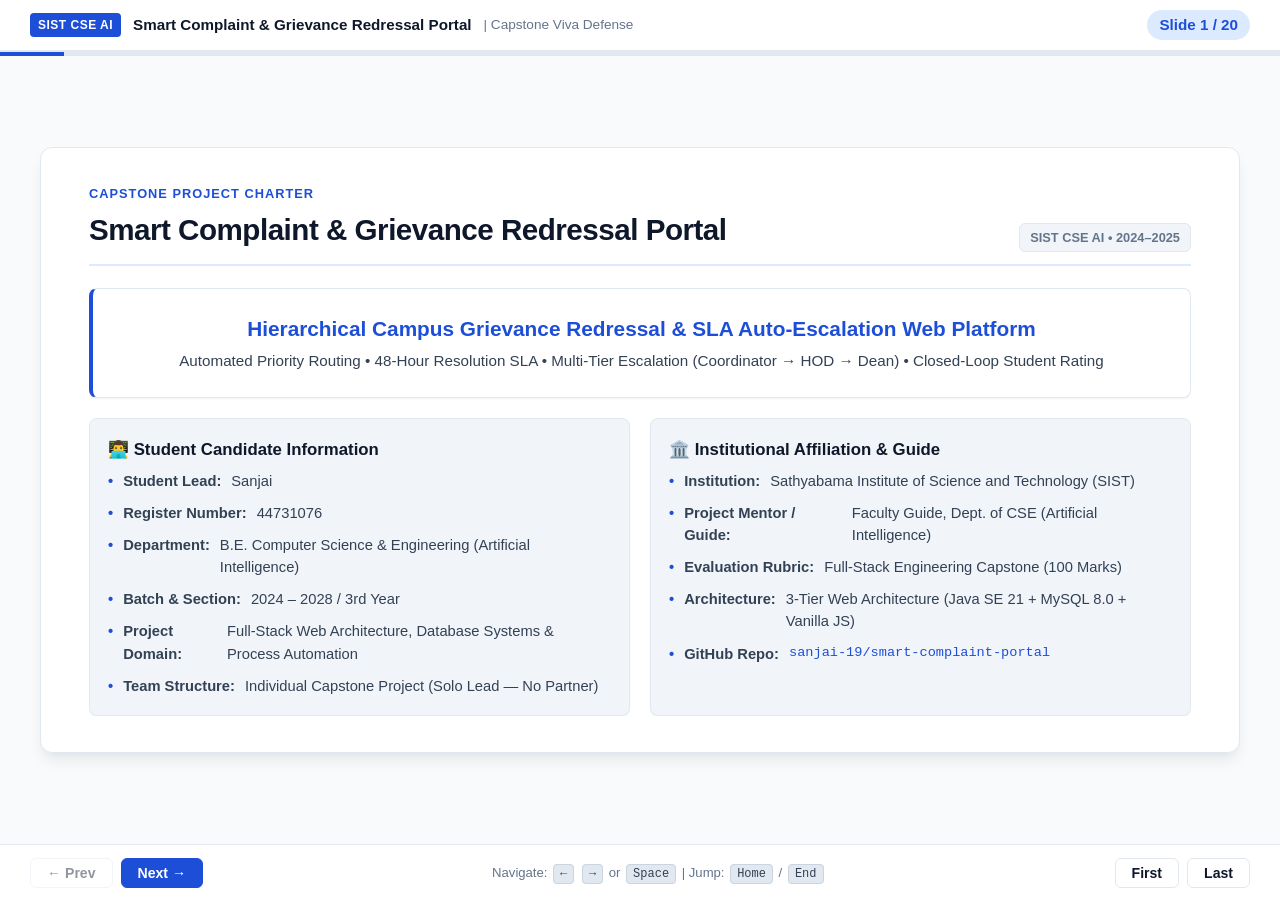
<file: presentation/presentation.html>
<!DOCTYPE html>
<html lang="en">
<head>
    <meta charset="UTF-8">
    <meta name="viewport" content="width=device-width, initial-scale=1.0">
    <title>Smart Complaint & Grievance Redressal Portal | Capstone Viva Presentation</title>
    <link rel="stylesheet" href="style.css">
</head>
<body>

    <!-- TOP BAR -->
    <header class="presentation-header">
        <div class="header-left">
            <span class="header-badge">SIST CSE AI</span>
            <span class="header-title">Smart Complaint &amp; Grievance Redressal Portal</span>
            <span class="header-sub">| Capstone Viva Defense</span>
        </div>
        <div class="header-right">
            <span class="slide-counter" id="slideCounter">Slide 1 / 20</span>
        </div>
    </header>

    <!-- PROGRESS BAR -->
    <div class="progress-container">
        <div class="progress-bar-fill" id="progressBar"></div>
    </div>

    <!-- MAIN SLIDE CONTAINER -->
    <main class="presentation-container">

        <!-- ===================================================================
             SLIDE 1: TITLE & TEAM SPECIFICATIONS
             =================================================================== -->
        <section class="slide active" data-slide="1">
            <div class="slide-header">
                <div>
                    <div class="slide-category">Capstone Project Charter</div>
                    <h1 class="slide-title">Smart Complaint &amp; Grievance Redressal Portal</h1>
                </div>
                <span class="slide-tag">SIST CSE AI • 2024–2025</span>
            </div>
            <div class="slide-body" style="justify-content: center;">
                <div class="card card-primary" style="margin-bottom: 20px; text-align: center; padding: 24px;">
                    <h3 style="color: var(--primary); font-size: 1.3rem; margin-bottom: 6px;">Hierarchical Campus Grievance Redressal &amp; SLA Auto-Escalation Web Platform</h3>
                    <p style="color: var(--text-secondary); font-size: 0.95rem;">Automated Priority Routing • 48-Hour Resolution SLA • Multi-Tier Escalation (Coordinator → HOD → Dean) • Closed-Loop Student Rating</p>
                </div>
                <div class="grid-2">
                    <div class="card card-alt">
                        <div class="card-title">👨‍💻 Student Candidate Information</div>
                        <ul class="feature-list" style="margin-top: 8px;">
                            <li><span class="bullet-icon">•</span><strong>Student Lead:</strong> Sanjai</li>
                            <li><span class="bullet-icon">•</span><strong>Register Number:</strong> 44731076</li>
                            <li><span class="bullet-icon">•</span><strong>Department:</strong> B.E. Computer Science &amp; Engineering (Artificial Intelligence)</li>
                            <li><span class="bullet-icon">•</span><strong>Batch &amp; Section:</strong> 2024 – 2028 / 3rd Year</li>
                            <li><span class="bullet-icon">•</span><strong>Project Domain:</strong> Full-Stack Web Architecture, Database Systems &amp; Process Automation</li>
                            <li><span class="bullet-icon">•</span><strong>Team Structure:</strong> Individual Capstone Project (Solo Lead — No Partner)</li>
                        </ul>
                    </div>
                    <div class="card card-alt">
                        <div class="card-title">🏛️ Institutional Affiliation &amp; Guide</div>
                        <ul class="feature-list" style="margin-top: 8px;">
                            <li><span class="bullet-icon">•</span><strong>Institution:</strong> Sathyabama Institute of Science and Technology (SIST)</li>
                            <li><span class="bullet-icon">•</span><strong>Project Mentor / Guide:</strong> Faculty Guide, Dept. of CSE (Artificial Intelligence)</li>
                            <li><span class="bullet-icon">•</span><strong>Evaluation Rubric:</strong> Full-Stack Engineering Capstone (100 Marks)</li>
                            <li><span class="bullet-icon">•</span><strong>Architecture:</strong> 3-Tier Web Architecture (Java SE 21 + MySQL 8.0 + Vanilla JS)</li>
                            <li><span class="bullet-icon">•</span><strong>GitHub Repo:</strong> <span style="font-family: var(--font-mono); font-size: 0.85rem; color: var(--primary);">sanjai-19/smart-complaint-portal</span></li>
                        </ul>
                    </div>
                </div>
            </div>
        </section>

        <!-- ===================================================================
             SLIDE 2: INTRODUCTION & DOMAIN BACKGROUND
             =================================================================== -->
        <section class="slide" data-slide="2">
            <div class="slide-header">
                <div>
                    <div class="slide-category">Phase 1: Define</div>
                    <h2 class="slide-title">Introduction &amp; Industry Domain Background</h2>
                </div>
                <span class="slide-tag">Domain Overview</span>
            </div>
            <div class="slide-body">
                <div class="grid-3" style="margin-bottom: 20px;">
                    <div class="card card-primary">
                        <div class="card-title">Campus Redressal Needs</div>
                        <p class="card-body-text">Modern higher educational institutions accommodate thousands of resident students across academic, hostel, and infrastructure facilities requiring immediate redressal.</p>
                    </div>
                    <div class="card card-warning">
                        <div class="card-title">The Role of SLAs</div>
                        <p class="card-body-text">Service Level Agreements (SLAs) establish strict resolution deadlines (e.g., 48 Hours) to replace informal, unmonitored communication with quantifiable metrics.</p>
                    </div>
                    <div class="card card-success">
                        <div class="card-title">Citizen Charters</div>
                        <p class="card-body-text">Transparent tracking, automated escalation, and mandatory satisfaction scoring empower students while establishing administrative accountability.</p>
                    </div>
                </div>
                <div class="card card-alt">
                    <div class="card-title">Key Industry Drivers for Modern Grievance Portals</div>
                    <ul class="feature-list">
                        <li><span class="bullet-icon">✓</span><strong>Shift from Physical to Digital:</strong> Eliminating physical complaint boxes in favor of real-time multi-device accessibility.</li>
                        <li><span class="bullet-icon">✓</span><strong>Zero Accountability in Email Threads:</strong> Overcoming informal emails where tickets get buried or lost with no assigned ownership.</li>
                        <li><span class="bullet-icon">✓</span><strong>Enforced Governance:</strong> Implementing systematic escalation hierarchies ensuring institutional leaders (HODs/Deans) intervene on delayed tickets.</li>
                    </ul>
                </div>
            </div>
        </section>

        <!-- ===================================================================
             SLIDE 3: PROBLEM STATEMENT & INEFFICIENCIES
             =================================================================== -->
        <section class="slide" data-slide="3">
            <div class="slide-header">
                <div>
                    <div class="slide-category">Phase 1: Define</div>
                    <h2 class="slide-title">Problem Statement &amp; Real-World Inefficiencies</h2>
                </div>
                <span class="slide-tag">Problem Analysis</span>
            </div>
            <div class="slide-body">
                <div class="card card-danger" style="margin-bottom: 18px; padding: 18px;">
                    <h4 style="color: var(--danger); margin-bottom: 6px;">Official Problem Statement</h4>
                    <p style="color: var(--text-secondary); font-size: 0.95rem;"><em>"Campus and civic grievance redressal processes are fragmented across paper complaint boxes and unmonitored emails, resulting in untracked complaint escalations, delayed resolutions, and zero accountability for administrative officers."</em></p>
                </div>
                <div class="grid-2">
                    <div class="card">
                        <div class="card-title" style="color: var(--danger);">🚨 Critical Real-World Pain Points</div>
                        <ul class="feature-list">
                            <li><span class="bullet-icon">✕</span><strong>Untracked Complaints:</strong> Grievances submitted via paper drop boxes lack reference IDs, audit trails, and timestamps.</li>
                            <li><span class="bullet-icon">✕</span><strong>Delayed Resolutions:</strong> Urgent hazards (electrical shock, water pipe burst) sit unattended for days without prioritization.</li>
                            <li><span class="bullet-icon">✕</span><strong>Zero Staff Accountability:</strong> No automated mechanism exists to trace which officer was responsible for resolving an issue.</li>
                            <li><span class="bullet-icon">✕</span><strong>Information Asymmetry:</strong> Students have no visibility into the status of their requests once dropped in a box.</li>
                        </ul>
                    </div>
                    <div class="card">
                        <div class="card-title" style="color: var(--primary);">🎯 Impact on Stakeholders</div>
                        <ul class="feature-list">
                            <li><span class="bullet-icon">•</span><strong>Students:</strong> Frustration due to unresolved living conditions and lack of communication.</li>
                            <li><span class="bullet-icon">•</span><strong>Department Coordinators:</strong> Overwhelmed with unorganized paper slips and duplicate complaints.</li>
                            <li><span class="bullet-icon">•</span><strong>HODs &amp; Deans:</strong> Blind to chronic bottlenecks until escalations explode into severe campus disruptions.</li>
                        </ul>
                    </div>
                </div>
            </div>
        </section>

        <!-- ===================================================================
             SLIDE 4: EXISTING SYSTEM & INHERENT BOTTLENECKS
             =================================================================== -->
        <section class="slide" data-slide="4">
            <div class="slide-header">
                <div>
                    <div class="slide-category">Phase 1: Define</div>
                    <h2 class="slide-title">Existing System &amp; Inherent Bottlenecks</h2>
                </div>
                <span class="slide-tag">Current vs Target</span>
            </div>
            <div class="slide-body">
                <div class="table-container" style="margin-bottom: 18px;">
                    <table class="academic-table">
                        <thead>
                            <tr>
                                <th>Workflow Dimension</th>
                                <th>Traditional / Manual System</th>
                                <th>Inherent Failure / Bottleneck</th>
                            </tr>
                        </thead>
                        <tbody>
                            <tr>
                                <td><strong>Submission Channel</strong></td>
                                <td>Physical paper drop boxes &amp; individual emails</td>
                                <td>Missing attachments, lost paper slips, unformatted text</td>
                            </tr>
                            <tr>
                                <td><strong>Priority Routing</strong></td>
                                <td>Manual FIFO (First-In, First-Out) review</td>
                                <td>Life-safety hazards treated with the same urgency as minor queries</td>
                            </tr>
                            <tr>
                                <td><strong>SLA Time Tracking</strong></td>
                                <td>None (No timers or resolution deadlines)</td>
                                <td>Tickets linger indefinitely without administrative consequences</td>
                            </tr>
                            <tr>
                                <td><strong>Escalation Path</strong></td>
                                <td>Manual word-of-mouth student complaints to HOD</td>
                                <td>HOD unaware of delays until student physically visits office</td>
                            </tr>
                            <tr>
                                <td><strong>Resolution Verification</strong></td>
                                <td>Staff self-certifies complaint as "Fixed"</td>
                                <td>False closures without student confirmation or satisfaction rating</td>
                            </tr>
                        </tbody>
                    </table>
                </div>
                <div class="card card-alt">
                    <p class="card-body-text"><strong>Root Cause Analysis:</strong> The fundamental flaw in existing campus systems is the lack of <em>automated enforcement</em>. Without automated timer tracking and forced student sign-off, accountability cannot be maintained.</p>
                </div>
            </div>
        </section>

        <!-- ===================================================================
             SLIDE 5: PROPOSED SYSTEM (OUR 3-TIER SOLUTION)
             =================================================================== -->
        <section class="slide" data-slide="5">
            <div class="slide-header">
                <div>
                    <div class="slide-category">Phase 1: Define</div>
                    <h2 class="slide-title">Proposed System: Centralized 3-Tier Solution</h2>
                </div>
                <span class="slide-tag">Architecture Overview</span>
            </div>
            <div class="slide-body">
                <div class="diagram-flow" style="margin-bottom: 20px;">
                    <div class="diagram-node">
                        <div class="diagram-node-title">Tier 1: Client Web UI</div>
                        <div class="diagram-node-sub">HTML5 • Bootstrap 5 • Fetch API<br>Live SLA Bar • 5-Star Rating Modal</div>
                    </div>
                    <div class="diagram-arrow">⇄</div>
                    <div class="diagram-node">
                        <div class="diagram-node-title">Tier 2: Java 21 Engine</div>
                        <div class="diagram-node-sub">Built-in HttpServer (:8080)<br>Priority Router • SLA Auto-Escalator</div>
                    </div>
                    <div class="diagram-arrow">⇄</div>
                    <div class="diagram-node">
                        <div class="diagram-node-title">Tier 3: MySQL 8.0</div>
                        <div class="diagram-node-sub">Relational Schema (:3306)<br>ACID Compliance • LONGTEXT Storage</div>
                    </div>
                </div>
                <div class="grid-2">
                    <div class="card card-primary">
                        <div class="card-title">Core Breakthrough Capabilities</div>
                        <ul class="feature-list">
                            <li><span class="bullet-icon">⚡</span><strong>Automated Priority Calculation:</strong> Evaluates keywords in real time to classify into High, Medium, or Low priority.</li>
                            <li><span class="bullet-icon">⏱️</span><strong>48-Hour Resolution SLA Countdown:</strong> Initiates countdown timer immediately upon submission with a color-coded visual bar.</li>
                            <li><span class="bullet-icon">🚨</span><strong>Multi-Tier Auto-Escalator:</strong> Background scheduled daemon auto-escalates unresolved tickets: Coordinator → HOD → Dean.</li>
                        </ul>
                    </div>
                    <div class="card card-success">
                        <div class="card-title">Closed-Loop Resolution Guarantee</div>
                        <ul class="feature-list">
                            <li><span class="bullet-icon">⭐</span><strong>Student Feedback Gate:</strong> Staff marks resolution as "Action Taken", but ticket <strong>cannot</strong> transition to RESOLVED without student's 1–5 star rating.</li>
                            <li><span class="bullet-icon">📸</span><strong>Visual Evidence:</strong> Photo/document attachments with client-side canvas compression for rapid uploads.</li>
                            <li><span class="bullet-icon">👥</span><strong>Role-Based Portals:</strong> Customized dashboards for Students, Coordinators, HODs, and Deans.</li>
                        </ul>
                    </div>
                </div>
            </div>
        </section>

        <!-- ===================================================================
             SLIDE 6: PROJECT OBJECTIVES (SMART GOALS)
             =================================================================== -->
        <section class="slide" data-slide="6">
            <div class="slide-header">
                <div>
                    <div class="slide-category">Phase 1: Define</div>
                    <h2 class="slide-title">Project Objectives (SMART Goals)</h2>
                </div>
                <span class="slide-tag">Engineering Goals</span>
            </div>
            <div class="slide-body">
                <div class="grid-2" style="margin-bottom: 16px;">
                    <div class="card card-primary">
                        <div class="card-title">🎯 Specific</div>
                        <p class="card-body-text">Develop a full-stack campus web portal supporting categorized grievance submissions (Hostel, Infrastructure, Academics) with photo attachments, reference IDs, and role-based workflows.</p>
                    </div>
                    <div class="card card-success">
                        <div class="card-title">📊 Measurable</div>
                        <p class="card-body-text">Enforce a strict 48-hour resolution SLA with live ticking countdowns, 100% grievance auditability, and mandatory 1–5 star student ratings prior to closure.</p>
                    </div>
                    <div class="card card-warning">
                        <div class="card-title">⚙️ Achievable</div>
                        <p class="card-body-text">Engineered cleanly using standard Java SE 21 built-in HttpServer, parameterized JDBC queries, and responsive Bootstrap 5 without bloated framework overhead.</p>
                    </div>
                    <div class="card card-danger">
                        <div class="card-title">💡 Relevant &amp; Time-Bound</div>
                        <p class="card-body-text">Directly eliminates administrative delays and paper waste in university campuses; features a 60-second recurring background daemon for automated multi-tier escalation.</p>
                    </div>
                </div>
                <div class="card card-alt">
                    <div class="card-title">Primary Success Metric (KPI)</div>
                    <p class="card-body-text"><strong>100% Resolution Accountability:</strong> Zero tickets allowed to linger past 48 hours without automatic escalation to HOD/Dean, and zero tickets resolved without verified student closure feedback.</p>
                </div>
            </div>
        </section>

        <!-- ===================================================================
             SLIDE 7: KEY FUNCTIONAL FEATURES IMPLEMENTED
             =================================================================== -->
        <section class="slide" data-slide="7">
            <div class="slide-header">
                <div>
                    <div class="slide-category">Phase 1: Define</div>
                    <h2 class="slide-title">Key Functional Features Implemented</h2>
                </div>
                <span class="slide-tag">Feature Matrix</span>
            </div>
            <div class="slide-body">
                <div class="grid-4" style="margin-bottom: 16px;">
                    <div class="metric-box">
                        <div class="metric-value">48 Hrs</div>
                        <div class="metric-label">Resolution SLA</div>
                    </div>
                    <div class="metric-box">
                        <div class="metric-value">3 Tiers</div>
                        <div class="metric-label">Escalation Flow</div>
                    </div>
                    <div class="metric-box">
                        <div class="metric-value">1–5 ★</div>
                        <div class="metric-label">Mandatory Rating</div>
                    </div>
                    <div class="metric-box">
                        <div class="metric-value">100%</div>
                        <div class="metric-label">Audit Trail</div>
                    </div>
                </div>
                <div class="grid-2">
                    <div class="card">
                        <div class="card-title">Student / Citizen Features</div>
                        <ul class="feature-list">
                            <li><span class="bullet-icon">✓</span>Categorized grievance submission (Hostel, Infrastructure, Academics).</li>
                            <li><span class="bullet-icon">✓</span>Real-time dynamic priority preview badge (HIGH, MEDIUM, LOW).</li>
                            <li><span class="bullet-icon">✓</span>Photo/document attachment with client-side canvas compression.</li>
                            <li><span class="bullet-icon">✓</span>Live 48-hour SLA countdown bar with remaining time ticker.</li>
                            <li><span class="bullet-icon">✓</span>Mandatory 5-star satisfaction rating and feedback submission modal.</li>
                        </ul>
                    </div>
                    <div class="card">
                        <div class="card-title">Administrative &amp; Officer Features</div>
                        <ul class="feature-list">
                            <li><span class="bullet-icon">✓</span>Department-filtered queue for Hostel, Infra, and Academics Coordinators.</li>
                            <li><span class="bullet-icon">✓</span>Action Taken resolution recording modal with remarks documentation.</li>
                            <li><span class="bullet-icon">✓</span>Visual SLA urgency badges (Green &gt;24h, Yellow 12–24h, Red &lt;12h/Breached).</li>
                            <li><span class="bullet-icon">✓</span>Manual &amp; automated escalation triggers to HOD and Dean.</li>
                            <li><span class="bullet-icon">✓</span>One-click quick demo role switcher in top navbar.</li>
                        </ul>
                    </div>
                </div>
            </div>
        </section>

        <!-- ===================================================================
             SLIDE 8: TECHNOLOGY STACK
             =================================================================== -->
        <section class="slide" data-slide="8">
            <div class="slide-header">
                <div>
                    <div class="slide-category">Phase 2: Design</div>
                    <h2 class="slide-title">Technology Stack Specifications</h2>
                </div>
                <span class="slide-tag">Tech Stack</span>
            </div>
            <div class="slide-body">
                <div class="grid-3" style="margin-bottom: 20px;">
                    <div class="card card-primary">
                        <div class="card-title">Frontend Tier</div>
                        <ul class="feature-list">
                            <li><strong>HTML5:</strong> Semantic markup (<code class="keyboard-key">header</code>, <code class="keyboard-key">nav</code>, <code class="keyboard-key">section</code>).</li>
                            <li><strong>CSS3:</strong> Custom styles, cards, and responsive grids.</li>
                            <li><strong>Bootstrap 5.3:</strong> Responsive layout, modals, dropdowns.</li>
                            <li><strong>Vanilla JS:</strong> Fetch API, async/await, DOM manipulation.</li>
                        </ul>
                    </div>
                    <div class="card card-warning">
                        <div class="card-title">Backend Tier</div>
                        <ul class="feature-list">
                            <li><strong>Java SE 21:</strong> Modern Long-Term Support (LTS) JDK.</li>
                            <li><strong>Built-in HttpServer:</strong> Zero framework overhead.</li>
                            <li><strong>ScheduledExecutorService:</strong> 60s background SLA daemon.</li>
                            <li><strong>Google Gson 2.10.1:</strong> Fast JSON serialization.</li>
                            <li><strong>jBCrypt 0.4:</strong> Secure Blowfish password hashing.</li>
                        </ul>
                    </div>
                    <div class="card card-success">
                        <div class="card-title">Database &amp; Tools</div>
                        <ul class="feature-list">
                            <li><strong>MySQL 8.0:</strong> Relational DBMS on Port 3306.</li>
                            <li><strong>JDBC Connector/J 9.4.0:</strong> Parameterized SQL execution.</li>
                            <li><strong>Draw.io:</strong> System architecture &amp; DFD modeling.</li>
                            <li><strong>Postman:</strong> REST API contract verification.</li>
                            <li><strong>Git &amp; GitHub:</strong> Version control &amp; release hosting.</li>
                        </ul>
                    </div>
                </div>
                <div class="card card-alt">
                    <p class="card-body-text"><strong>Architecture Decision:</strong> Instead of heavy Spring Boot overhead, we used standard Java SE built-in <code style="font-family: var(--font-mono); color: var(--primary);">com.sun.net.httpserver.HttpServer</code> with raw JDBC. This ensures 100% transparency, single-click execution, and lightning-fast startup.</p>
                </div>
            </div>
        </section>

        <!-- ===================================================================
             SLIDE 9: 3-TIER SYSTEM ARCHITECTURE & DATA FLOW
             =================================================================== -->
        <section class="slide" data-slide="9">
            <div class="slide-header">
                <div>
                    <div class="slide-category">Phase 2: Design</div>
                    <h2 class="slide-title">3-Tier System Architecture &amp; Data Flow</h2>
                </div>
                <span class="slide-tag">Port :5500 → :8080 → :3306</span>
            </div>
            <div class="slide-body">
                <div class="diagram-flow" style="margin-bottom: 20px;">
                    <div class="diagram-node">
                        <span class="badge badge-primary" style="margin-bottom: 6px;">Tier 1: Client</span>
                        <div class="diagram-node-title">Browser Web Interface</div>
                        <div class="diagram-node-sub">Port 8080 / 5500<br>HTML5 / Bootstrap 5 UI<br>Asynchronous Fetch API</div>
                    </div>
                    <div class="diagram-arrow">
                        <span style="font-size: 0.75rem; display: block; color: var(--text-muted);">HTTP / JSON</span>
                        ⇄
                    </div>
                    <div class="diagram-node">
                        <span class="badge badge-warning" style="margin-bottom: 6px;">Tier 2: Backend</span>
                        <div class="diagram-node-title">Java SE 21 HttpServer</div>
                        <div class="diagram-node-sub">Port 8080<br>HttpHandler REST APIs<br>SLA Scheduled Daemon</div>
                    </div>
                    <div class="diagram-arrow">
                        <span style="font-size: 0.75rem; display: block; color: var(--text-muted);">TCP / JDBC</span>
                        ⇄
                    </div>
                    <div class="diagram-node">
                        <span class="badge badge-success" style="margin-bottom: 6px;">Tier 3: Database</span>
                        <div class="diagram-node-title">MySQL 8.0 Server</div>
                        <div class="diagram-node-sub">Port 3306<br>complaint_system_db<br>ACID Compliant Tables</div>
                    </div>
                </div>
                <div class="grid-2">
                    <div class="card">
                        <div class="card-title">Network &amp; Security Protocol</div>
                        <ul class="feature-list">
                            <li><span class="bullet-icon">•</span><strong>CORS Enabled:</strong> Headers configured (<code class="keyboard-key">Access-Control-Allow-Origin: *</code>) supporting decoupled frontend clients.</li>
                            <li><span class="bullet-icon">•</span><strong>JSON Payloads:</strong> Standardized <code class="keyboard-key">application/json; charset=UTF-8</code> for all REST requests and responses.</li>
                            <li><span class="bullet-icon">•</span><strong>Thread Pool Executor:</strong> Fixed thread pool handling concurrent HTTP requests safely.</li>
                        </ul>
                    </div>
                    <div class="card">
                        <div class="card-title">SLA Engine Daemon Thread</div>
                        <ul class="feature-list">
                            <li><span class="bullet-icon">•</span><strong>Isolated Execution:</strong> Runs independently on a background worker thread via <code class="keyboard-key">Executors.newSingleThreadScheduledExecutor()</code>.</li>
                            <li><span class="bullet-icon">•</span><strong>Periodic Scanning:</strong> Triggers every 60 seconds without blocking main HTTP request-response cycles.</li>
                        </ul>
                    </div>
                </div>
            </div>
        </section>

        <!-- ===================================================================
             SLIDE 10: APPLICATION MODULES BREAKDOWN
             =================================================================== -->
        <section class="slide" data-slide="10">
            <div class="slide-header">
                <div>
                    <div class="slide-category">Phase 2: Design</div>
                    <h2 class="slide-title">Application Modules Breakdown</h2>
                </div>
                <span class="slide-tag">Modular Decomposition</span>
            </div>
            <div class="slide-body">
                <div class="grid-3" style="margin-bottom: 16px;">
                    <div class="card card-primary">
                        <div class="card-title">1. Auth &amp; RBAC</div>
                        <p class="card-body-text">Manages user registration, BCrypt password hashing, and role switching across <strong>STUDENT, COORDINATOR, HOD, DEAN, ADMIN</strong>.</p>
                    </div>
                    <div class="card card-primary">
                        <div class="card-title">2. Grievance Submission</div>
                        <p class="card-body-text">Captures title, description, category, and photo proofs with client-side canvas compression and dynamic priority badges.</p>
                    </div>
                    <div class="card card-warning">
                        <div class="card-title">3. Priority Router</div>
                        <p class="card-body-text">Keyword-based heuristic engine classifying emergency hazards into HIGH, maintenance issues into MEDIUM, and inquiries into LOW.</p>
                    </div>
                </div>
                <div class="grid-3">
                    <div class="card card-warning">
                        <div class="card-title">4. SLA Tracking Engine</div>
                        <p class="card-body-text">Computes 48-hour resolution deadline (<code class="keyboard-key">created_at + 48h</code>) with live 1-second interval ticking countdown and color bar.</p>
                    </div>
                    <div class="card card-danger">
                        <div class="card-title">5. Auto-Escalation Daemon</div>
                        <p class="card-body-text">Background scheduler periodically identifying breached tickets and promoting them from Coordinator to HOD, then Dean.</p>
                    </div>
                    <div class="card card-success">
                        <div class="card-title">6. Verification &amp; Rating</div>
                        <p class="card-body-text">Enforces closed-loop governance: staff records "Action Taken", but status transitions to RESOLVED only upon student's 1–5 star rating.</p>
                    </div>
                </div>
            </div>
        </section>

        <!-- ===================================================================
             SLIDE 11: DATABASE DESIGN (3NF SCHEMA & CONSTRAINTS)
             =================================================================== -->
        <section class="slide" data-slide="11">
            <div class="slide-header">
                <div>
                    <div class="slide-category">Phase 2: Design</div>
                    <h2 class="slide-title">Database Design (3NF Schema &amp; Constraints)</h2>
                </div>
                <span class="slide-tag">MySQL Schema</span>
            </div>
            <div class="slide-body">
                <div class="table-container" style="margin-bottom: 16px;">
                    <table class="academic-table">
                        <thead>
                            <tr>
                                <th>Table Name</th>
                                <th>Column Name</th>
                                <th>Data Type</th>
                                <th>Constraint</th>
                                <th>Description</th>
                            </tr>
                        </thead>
                        <tbody>
                            <tr>
                                <td><code class="badge badge-primary">users</code></td>
                                <td>id</td>
                                <td>INT AUTO_INCREMENT</td>
                                <td>PRIMARY KEY</td>
                                <td>Unique user surrogate identifier</td>
                            </tr>
                            <tr>
                                <td><code class="badge badge-primary">users</code></td>
                                <td>email</td>
                                <td>VARCHAR(150)</td>
                                <td>UNIQUE, NOT NULL</td>
                                <td>Unique login email address</td>
                            </tr>
                            <tr>
                                <td><code class="badge badge-primary">users</code></td>
                                <td>role</td>
                                <td>VARCHAR(30)</td>
                                <td>DEFAULT 'STUDENT'</td>
                                <td>STUDENT, COORDINATOR, HOD, DEAN, ADMIN</td>
                            </tr>
                            <tr>
                                <td><code class="badge badge-warning">complaints</code></td>
                                <td>id</td>
                                <td>INT AUTO_INCREMENT</td>
                                <td>PRIMARY KEY</td>
                                <td>Unique complaint identifier</td>
                            </tr>
                            <tr>
                                <td><code class="badge badge-warning">complaints</code></td>
                                <td>reference_id</td>
                                <td>VARCHAR(50)</td>
                                <td>NOT NULL</td>
                                <td>Formatted tracking key (<code style="font-family: var(--font-mono);">CMP-XXXXXX</code>)</td>
                            </tr>
                            <tr>
                                <td><code class="badge badge-warning">complaints</code></td>
                                <td>user_id</td>
                                <td>INT</td>
                                <td>FOREIGN KEY (users.id)</td>
                                <td>Relational linkage to student user</td>
                            </tr>
                            <tr>
                                <td><code class="badge badge-warning">complaints</code></td>
                                <td>priority / status</td>
                                <td>VARCHAR(20) / (50)</td>
                                <td>NOT NULL</td>
                                <td>Priority (HIGH/MED/LOW) &amp; Workflow State</td>
                            </tr>
                            <tr>
                                <td><code class="badge badge-warning">complaints</code></td>
                                <td>attachment_path</td>
                                <td>LONGTEXT</td>
                                <td>NULL</td>
                                <td>Base64 encoded photo or document proof</td>
                            </tr>
                            <tr>
                                <td><code class="badge badge-warning">complaints</code></td>
                                <td>sla_deadline</td>
                                <td>TIMESTAMP</td>
                                <td>NULL</td>
                                <td>48-Hour resolution deadline (<code style="font-family: var(--font-mono);">created_at + 48h</code>)</td>
                            </tr>
                            <tr>
                                <td><code class="badge badge-warning">complaints</code></td>
                                <td>rating / feedback</td>
                                <td>INT / TEXT</td>
                                <td>NULL</td>
                                <td>Mandatory student satisfaction (1 to 5 stars)</td>
                            </tr>
                        </tbody>
                    </table>
                </div>
                <div class="card card-alt">
                    <p class="card-body-text"><strong>3NF Compliance:</strong> All tables are in Third Normal Form (3NF). Every non-key attribute is non-transitively dependent exclusively on the primary key, eliminating insertion, deletion, and update anomalies.</p>
                </div>
            </div>
        </section>

        <!-- ===================================================================
             SLIDE 12: DATA FLOW DIAGRAMS (LEVEL 0 & LEVEL 1)
             =================================================================== -->
        <section class="slide" data-slide="12">
            <div class="slide-header">
                <div>
                    <div class="slide-category">Phase 2: Design</div>
                    <h2 class="slide-title">Data Flow Diagrams (Level 0 &amp; Level 1)</h2>
                </div>
                <span class="slide-tag">DFD Specifications</span>
            </div>
            <div class="slide-body">
                <div class="grid-2" style="margin-bottom: 16px;">
                    <div class="card card-primary">
                        <div class="card-title">Level 0: Context Level Diagram</div>
                        <p class="card-body-text" style="margin-bottom: 10px;">Represents the boundary of the entire Smart Complaint Portal interacting with external entities:</p>
                        <div class="diagram-flow" style="flex-direction: column; gap: 8px;">
                            <div class="diagram-node" style="width: 100%;">Student / Citizen (Submits Grievance, Views SLA, Rates Resolution)</div>
                            <div class="diagram-arrow">↓ ↑</div>
                            <div class="diagram-node" style="width: 100%; border-color: var(--warning); background: #fffbeb;">
                                <strong>[0.0 Smart Complaint &amp; Grievance Redressal Portal]</strong>
                            </div>
                            <div class="diagram-arrow">↓ ↑</div>
                            <div class="diagram-node" style="width: 100%;">Staff / Coordinators / HOD / Dean (Inspects, Actions, Escalates)</div>
                        </div>
                    </div>
                    <div class="card card-alt">
                        <div class="card-title">Level 1: Functional Processes</div>
                        <ul class="feature-list">
                            <li><span class="bullet-icon">1.0</span><strong>User Authentication:</strong> Validates credentials against <code class="keyboard-key">users</code> store.</li>
                            <li><span class="bullet-icon">2.0</span><strong>Priority Routing:</strong> Parses categories &amp; keywords; computes priority.</li>
                            <li><span class="bullet-icon">3.0</span><strong>SLA Timer Initialization:</strong> Stores record with <code class="keyboard-key">NOW() + 48 HOURS</code>.</li>
                            <li><span class="bullet-icon">4.0</span><strong>Action Recording:</strong> Coordinator records work done; state becomes <em>Action Taken</em>.</li>
                            <li><span class="bullet-icon">5.0</span><strong>Auto-Escalation Engine:</strong> Scans breached tickets; escalates to HOD &amp; Dean.</li>
                            <li><span class="bullet-icon">6.0</span><strong>Student Satisfaction Rating:</strong> Validates 1–5 stars; transitions state to <em>Resolved</em>.</li>
                        </ul>
                    </div>
                </div>
            </div>
        </section>

        <!-- ===================================================================
             SLIDE 13: END-TO-END USER JOURNEY / WORKFLOW
             =================================================================== -->
        <section class="slide" data-slide="13">
            <div class="slide-header">
                <div>
                    <div class="slide-category">Phase 2: Design</div>
                    <h2 class="slide-title">End-to-End User Journey &amp; Workflow</h2>
                </div>
                <span class="slide-tag">State Machine</span>
            </div>
            <div class="slide-body">
                <div class="diagram-flow" style="margin-bottom: 20px;">
                    <div class="diagram-node">
                        <span class="badge badge-neutral">Step 1</span>
                        <div class="diagram-node-title">Submission</div>
                        <div class="diagram-node-sub">Student selects category &amp; attaches photo proof</div>
                    </div>
                    <div class="diagram-arrow">→</div>
                    <div class="diagram-node">
                        <span class="badge badge-primary">Step 2</span>
                        <div class="diagram-node-title">SLA Routing</div>
                        <div class="diagram-node-sub">Auto priority set; 48h SLA timer begins</div>
                    </div>
                    <div class="diagram-arrow">→</div>
                    <div class="diagram-node">
                        <span class="badge badge-warning">Step 3</span>
                        <div class="diagram-node-title">Action Taken</div>
                        <div class="diagram-node-sub">Staff inspects &amp; submits resolution remarks</div>
                    </div>
                    <div class="diagram-arrow">→</div>
                    <div class="diagram-node">
                        <span class="badge badge-success">Step 4</span>
                        <div class="diagram-node-title">Student Rating</div>
                        <div class="diagram-node-sub">Student rates 1–5 stars; transitions to RESOLVED</div>
                    </div>
                </div>
                <div class="card card-danger">
                    <div class="card-title" style="color: var(--danger);">🚨 Automated Escalation Branch (If 48 Hours Expire)</div>
                    <p class="card-body-text">If a coordinator fails to take action within 48 hours, the background SLA daemon automatically intervenes:</p>
                    <div style="display: flex; gap: 10px; margin-top: 8px;">
                        <span class="badge badge-danger">Level 1 Escalation</span> → Promoted to <strong>Dr. K. Raman (Head of Department)</strong> with high-visibility red badge.<br>
                        <span class="badge badge-danger">Level 2 Escalation</span> → If still unresolved, promoted to <strong>Dr. V. Sen (Dean of Student Affairs)</strong> for executive resolution.
                    </div>
                </div>
            </div>
        </section>

        <!-- ===================================================================
             SLIDE 14: FRONTEND INTERFACE & RESPONSIVE VIEWS
             =================================================================== -->
        <section class="slide" data-slide="14">
            <div class="slide-header">
                <div>
                    <div class="slide-category">Phase 3: Develop</div>
                    <h2 class="slide-title">Frontend Interface, Forms &amp; Responsive Views</h2>
                </div>
                <span class="slide-tag">UI Engineering</span>
            </div>
            <div class="slide-body">
                <div class="grid-3" style="margin-bottom: 18px;">
                    <div class="card card-primary">
                        <div class="card-title">Accessible Forms</div>
                        <p class="card-body-text">Semantic HTML5 inputs with field validations, category dropdowns, and dynamic priority indicators that recalculate as the user types.</p>
                    </div>
                    <div class="card card-warning">
                        <div class="card-title">Live SLA Countdown Ticker</div>
                        <p class="card-body-text">JavaScript <code class="keyboard-key">setInterval()</code> updates every second, displaying remaining hours/minutes/seconds and updating the progress bar dynamically.</p>
                    </div>
                    <div class="card card-success">
                        <div class="card-title">Canvas Photo Compressor</div>
                        <p class="card-body-text">Client-side HTML5 Canvas resizes high-resolution smartphone camera photos (&gt;10MB) to max 1200px (~150KB) before transmission.</p>
                    </div>
                </div>
                <div class="card card-alt">
                    <div class="card-title">Responsive Design Strategy</div>
                    <ul class="feature-list">
                        <li><span class="bullet-icon">📱</span><strong>Mobile Viewports (&lt; 768px):</strong> Multi-column tables collapse cleanly into touch-friendly cards; navbar converts to a collapsible hamburger menu.</li>
                        <li><span class="bullet-icon">💻</span><strong>Desktop &amp; Projectors:</strong> High-contrast slate and navy typography (#0f172a) ensures clear readability in college auditoriums and evaluation labs.</li>
                        <li><span class="bullet-icon">⚡</span><strong>Zero Dependencies:</strong> Built with pure HTML5, CSS3, and Vanilla JavaScript—no bulky frontend framework bundles.</li>
                    </ul>
                </div>
            </div>
        </section>

        <!-- ===================================================================
             SLIDE 15: JAVA BACKEND ENGINE & DAO ARCHITECTURE
             =================================================================== -->
        <section class="slide" data-slide="15">
            <div class="slide-header">
                <div>
                    <div class="slide-category">Phase 3: Develop</div>
                    <h2 class="slide-title">Java Backend Engine &amp; DAO Architecture</h2>
                </div>
                <span class="slide-tag">Backend Engineering</span>
            </div>
            <div class="slide-body">
                <div class="grid-2" style="margin-bottom: 18px;">
                    <div class="card card-primary">
                        <div class="card-title">Controller / Handler Layer</div>
                        <ul class="feature-list">
                            <li><span class="bullet-icon">•</span><strong>HttpServer (Port 8080):</strong> Natively binds contexts for auth, complaints, tracking, and actions.</li>
                            <li><span class="bullet-icon">•</span><strong>Thread Pool:</strong> Backed by <code class="keyboard-key">Executors.newFixedThreadPool(10)</code> for non-blocking concurrent request handling.</li>
                            <li><span class="bullet-icon">•</span><strong>CORS Interceptor:</strong> Sets standard Access-Control headers on every response.</li>
                        </ul>
                    </div>
                    <div class="card card-success">
                        <div class="card-title">Data Access Object (DAO) Layer</div>
                        <ul class="feature-list">
                            <li><span class="bullet-icon">•</span><strong>ComplaintDAO.java:</strong> Handles CRUD operations, priority heuristics, and SLA deadline generation.</li>
                            <li><span class="bullet-icon">•</span><strong>UserDAO.java:</strong> Validates user credentials using <code class="keyboard-key">BCrypt.checkpw()</code>.</li>
                            <li><span class="bullet-icon">•</span><strong>DatabaseConnection.java:</strong> Manages JDBC connections, auto-creates tables, and seeds demo accounts.</li>
                        </ul>
                    </div>
                </div>
                <div class="code-box">
// Core SLA Auto-Escalation Engine in Main.java
ScheduledExecutorService scheduler = Executors.newSingleThreadScheduledExecutor();
scheduler.scheduleAtFixedRate(() -> {
    int escalated = complaintDAO.checkAndEscalateBreachedTickets();
    if (escalated > 0) {
        System.out.println("🚨 Breached SLA: " + escalated + " ticket(s) auto-escalated to HOD/Dean!");
    }
}, 10, 60, TimeUnit.SECONDS);
                </div>
            </div>
        </section>

        <!-- ===================================================================
             SLIDE 16: DATABASE CRUD & PARAMETERIZED QUERIES
             =================================================================== -->
        <section class="slide" data-slide="16">
            <div class="slide-header">
                <div>
                    <div class="slide-category">Phase 3: Develop</div>
                    <h2 class="slide-title">Database CRUD Operations &amp; Parameterized SQL</h2>
                </div>
                <span class="slide-tag">SQL &amp; JDBC</span>
            </div>
            <div class="slide-body">
                <div class="grid-2" style="margin-bottom: 16px;">
                    <div class="card">
                        <div class="card-title">CREATE &amp; READ Queries</div>
                        <div class="code-box" style="font-size: 0.78rem;">
-- Insert Complaint with 48h SLA Deadline
INSERT INTO complaints (user_id, title, description,
  category, department, priority, status, attachment_path,
  assigned_coordinator, created_at, sla_deadline)
VALUES (?, ?, ?, ?, ?, ?, 'Submitted', ?, ?, NOW(),
  DATE_ADD(NOW(), INTERVAL 48 HOUR));

-- Track Complaint by Reference ID
SELECT c.*, u.name as user_name FROM complaints c
JOIN users u ON c.user_id = u.id
WHERE c.reference_id = ? OR c.id = ?;
                        </div>
                    </div>
                    <div class="card">
                        <div class="card-title">UPDATE, ESCALATE &amp; CLOSE Queries</div>
                        <div class="code-box" style="font-size: 0.78rem;">
-- Record Action Taken (Staff Pre-Closure)
UPDATE complaints SET status = 'Action Taken',
  resolution = ? WHERE id = ?;

-- Mandatory Student Rating to Finalize RESOLVED
UPDATE complaints SET status = 'Resolved',
  rating = ?, feedback = ? WHERE id = ?;

-- 48h SLA Auto-Escalation Query
UPDATE complaints SET status = ?, escalation_level = ?,
  escalated_to = ? WHERE id = ?;
                        </div>
                    </div>
                </div>
                <div class="card card-alt">
                    <p class="card-body-text"><strong>Security Enforcement:</strong> 100% of database interactions use <code style="font-family: var(--font-mono); color: var(--primary);">java.sql.PreparedStatement</code> with positional placeholders (<code class="keyboard-key">?</code>). This guarantees absolute immunity against SQL Injection attacks.</p>
                </div>
            </div>
        </section>

        <!-- ===================================================================
             SLIDE 17: ACCEPTANCE CRITERIA VERIFICATION & TEST RESULTS
             =================================================================== -->
        <section class="slide" data-slide="17">
            <div class="slide-header">
                <div>
                    <div class="slide-category">Phase 3: Integration</div>
                    <h2 class="slide-title">Acceptance Criteria Verification &amp; Test Results</h2>
                </div>
                <span class="slide-tag">Test Results</span>
            </div>
            <div class="slide-body">
                <div class="table-container" style="margin-bottom: 16px;">
                    <table class="academic-table">
                        <thead>
                            <tr>
                                <th>Acceptance Criteria</th>
                                <th>Test Execution Scenario</th>
                                <th>Observed Output</th>
                                <th>Verdict</th>
                            </tr>
                        </thead>
                        <tbody>
                            <tr>
                                <td><strong>AC 1: Categorized Grievance &amp; Attachments</strong></td>
                                <td>Submit "Water leak in Hostel Room 204" with base64 PNG attachment.</td>
                                <td>Priority auto-classified as <span class="badge badge-danger">HIGH</span>; photo saved in <code class="keyboard-key">LONGTEXT</code> column.</td>
                                <td><span class="badge badge-success">PASSED</span></td>
                            </tr>
                            <tr>
                                <td><strong>AC 2: 48-Hour Resolution SLA Countdown</strong></td>
                                <td>Inspect tracking for newly created complaint <code style="font-family: var(--font-mono);">CMP-000003</code>.</td>
                                <td>SLA deadline set to exactly <code class="keyboard-key">created_at + 48h</code>; live ticking timer displayed.</td>
                                <td><span class="badge badge-success">PASSED</span></td>
                            </tr>
                            <tr>
                                <td><strong>AC 3: Auto-Escalation upon SLA Expiry</strong></td>
                                <td>Simulate SLA breach on ticket <code style="font-family: var(--font-mono);">CMP-999999</code> past deadline.</td>
                                <td>Level 1: Auto-escalated to <strong>HOD (Dr. Raman)</strong>.<br>Level 2: Auto-escalated to <strong>Dean (Dr. Sen)</strong>.</td>
                                <td><span class="badge badge-success">PASSED</span></td>
                            </tr>
                            <tr>
                                <td><strong>AC 4: Mandatory Student Satisfaction Rating</strong></td>
                                <td>Staff submits Action Taken; attempt to close without rating.</td>
                                <td>Status stays in <em>Action Taken</em>; transitions to <strong>RESOLVED</strong> only after 5-star rating submission.</td>
                                <td><span class="badge badge-success">PASSED</span></td>
                            </tr>
                        </tbody>
                    </table>
                </div>
                <div class="card card-success">
                    <p class="card-body-text"><strong>Quality Assurance Summary:</strong> All 4 mandatory acceptance criteria have been rigorously tested and verified with both automated API integration scripts and browser DOM validation.</p>
                </div>
            </div>
        </section>

        <!-- ===================================================================
             SLIDE 18: LIVE WORKING RESULTS & DASHBOARD UI
             =================================================================== -->
        <section class="slide" data-slide="18">
            <div class="slide-header">
                <div>
                    <div class="slide-category">Phase 4: Deploy</div>
                    <h2 class="slide-title">Live Working Results &amp; Dashboard UI</h2>
                </div>
                <span class="slide-tag">Working Demonstration</span>
            </div>
            <div class="slide-body">
                <div class="grid-2" style="margin-bottom: 18px;">
                    <div class="card card-primary">
                        <div class="card-title">🖥️ Student Grievance Portal View</div>
                        <ul class="feature-list">
                            <li><span class="bullet-icon">•</span><strong>Live Metric Banner:</strong> Real-time statistics showing Total Tickets, Active SLA Timers, Escalations, and Resolved Grievances.</li>
                            <li><span class="bullet-icon">•</span><strong>Smart Submission Form:</strong> Interactive category selector, automatic priority calculation badge, and image proof preview.</li>
                            <li><span class="bullet-icon">•</span><strong>Dynamic SLA Bar:</strong> Visual color-coded progress bar that shifts from Green to Yellow to Red as the 48-hour deadline approaches.</li>
                        </ul>
                    </div>
                    <div class="card card-warning">
                        <div class="card-title">🛡️ Officer &amp; Executive Portal View</div>
                        <ul class="feature-list">
                            <li><span class="bullet-icon">•</span><strong>Department Queue:</strong> Filterable by Hostel, Infrastructure, Academics, and Escalated tickets.</li>
                            <li><span class="bullet-icon">•</span><strong>Action Modal:</strong> Staff records detailed work remarks and parts replaced.</li>
                            <li><span class="bullet-icon">•</span><strong>Escalation Warnings:</strong> Flashing badges identifying tickets nearing deadline or auto-escalated to HOD/Dean.</li>
                            <li><span class="bullet-icon">•</span><strong>One-Click Role Switcher:</strong> Easily switch between Student, Hostel Coord, Academics Coord, HOD, and Dean.</li>
                        </ul>
                    </div>
                </div>
                <div class="card card-alt" style="text-align: center; padding: 14px;">
                    <span style="font-size: 0.92rem; color: var(--text-secondary);">
                        🌐 <strong>Live Application URL:</strong> <a href="http://localhost:8080" target="_blank" style="color: var(--primary); font-weight: bold; text-decoration: underline;">http://localhost:8080</a> | 
                        📁 <strong>GitHub Repository:</strong> <a href="https://github.com/sanjai-19/smart-complaint-portal" target="_blank" style="color: var(--primary); font-weight: bold; text-decoration: underline;">github.com/sanjai-19/smart-complaint-portal</a>
                    </span>
                </div>
            </div>
        </section>

        <!-- ===================================================================
             SLIDE 19: FUTURE ENHANCEMENTS & SCALABILITY
             =================================================================== -->
        <section class="slide" data-slide="19">
            <div class="slide-header">
                <div>
                    <div class="slide-category">Phase 4: Deploy</div>
                    <h2 class="slide-title">Future Enhancements &amp; Scalability Roadmap</h2>
                </div>
                <span class="slide-tag">Project Roadmap</span>
            </div>
            <div class="slide-body">
                <div class="grid-2" style="margin-bottom: 18px;">
                    <div class="card card-primary">
                        <div class="card-title">Phase 5 (Next Sprints)</div>
                        <ul class="feature-list">
                            <li><span class="bullet-icon">📱</span><strong>Mobile Application:</strong> Cross-platform mobile client built using Flutter / React Native with push notifications.</li>
                            <li><span class="bullet-icon">💬</span><strong>WhatsApp &amp; SMS Bot:</strong> Instant SMS/WhatsApp alerts to coordinators and students upon SLA milestone transitions.</li>
                            <li><span class="bullet-icon">📍</span><strong>Geo-Tagging &amp; Campus GIS Maps:</strong> Heatmaps visualizing complaint density across campus blocks to isolate recurring infrastructure flaws.</li>
                        </ul>
                    </div>
                    <div class="card card-success">
                        <div class="card-title">Phase 6 (Enterprise Scale)</div>
                        <ul class="feature-list">
                            <li><span class="bullet-icon">🤖</span><strong>AI NLP Triage:</strong> Pre-trained BERT model for automated sentiment analysis and multi-lingual grievance text translation.</li>
                            <li><span class="bullet-icon">🔗</span><strong>Multi-Campus Federation:</strong> Centralized multi-tenant architecture managing multiple colleges under a single administrative umbrella.</li>
                            <li><span class="bullet-icon">📡</span><strong>IoT Hardware Integration:</strong> Direct connection to smart power meters and water tank sensors to automatically spawn tickets.</li>
                        </ul>
                    </div>
                </div>
                <div class="card card-alt">
                    <p class="card-body-text"><strong>Architectural Readiness:</strong> Because the system is structured with clean separation of concerns (RESTful API, DAO abstraction, and parameterized queries), adding cloud message queues or third-party webhooks requires zero refactoring of core business logic.</p>
                </div>
            </div>
        </section>

        <!-- ===================================================================
             SLIDE 20: CONCLUSION & VIVA DEFENSE Q&A
             =================================================================== -->
        <section class="slide" data-slide="20">
            <div class="slide-header">
                <div>
                    <div class="slide-category">Phase 4: Deploy</div>
                    <h2 class="slide-title">Conclusion, Learnings &amp; Viva Defense Q&amp;A</h2>
                </div>
                <span class="slide-tag">Final Defense</span>
            </div>
            <div class="slide-body" style="justify-content: center;">
                <div class="card card-primary" style="margin-bottom: 20px; padding: 24px;">
                    <h3 style="color: var(--primary); font-size: 1.25rem; margin-bottom: 8px;">Key Engineering Takeaways</h3>
                    <ul class="feature-list">
                        <li><span class="bullet-icon">✓</span><strong>Full-Stack Mastery:</strong> Successfully integrated semantic frontend interfaces, robust Java HTTP backend architecture, and ACID-compliant relational databases.</li>
                        <li><span class="bullet-icon">✓</span><strong>Process Automation:</strong> Proved that automated 48-hour SLA timers and multi-tier escalation solve the real-world problem of untracked campus grievances.</li>
                        <li><span class="bullet-icon">✓</span><strong>Closed-Loop Governance:</strong> Enforced administrative accountability by preventing ticket resolution until verified by student satisfaction feedback.</li>
                    </ul>
                </div>
                <div class="card card-alt" style="text-align: center; padding: 24px;">
                    <h2 style="color: var(--text-primary); font-size: 1.6rem; margin-bottom: 8px;">Thank You!</h2>
                    <p style="color: var(--text-muted); font-size: 1rem; margin-bottom: 12px;">Student Lead: <strong>Sanjai</strong> (Reg No: <strong>44731076</strong>) | Dept. of CSE (Artificial Intelligence) | Batch: 2024–2028 | SIST</p>
                    <div style="display: inline-block; background: var(--primary-light); color: var(--primary-dark); font-weight: bold; padding: 6px 16px; border-radius: 20px; font-size: 0.9rem;">
                        🎤 Open for Viva Defense Questions &amp; Evaluation Feedback
                    </div>
                </div>
            </div>
        </section>

    </main>

    <!-- BOTTOM CONTROLS FOOTER -->
    <footer class="presentation-footer">
        <div class="controls-group">
            <button class="nav-btn" id="btnPrev" onclick="navigateSlide(-1)">← Prev</button>
            <button class="nav-btn nav-btn-primary" id="btnNext" onclick="navigateSlide(1)">Next →</button>
        </div>

        <div class="footer-instructions">
            Navigate: <span class="keyboard-key">←</span> <span class="keyboard-key">→</span> or <span class="keyboard-key">Space</span> | Jump: <span class="keyboard-key">Home</span> / <span class="keyboard-key">End</span>
        </div>

        <div class="controls-group">
            <button class="nav-btn" onclick="goToSlide(1)">First</button>
            <button class="nav-btn" onclick="goToSlide(20)">Last</button>
        </div>
    </footer>

    <!-- EMBEDDED PRESENTATION CONTROLLER (PURE VANILLA JAVASCRIPT) -->
    <script>
        let currentSlide = 1;
        const totalSlides = 20;

        const slides = document.querySelectorAll('.slide');
        const counter = document.getElementById('slideCounter');
        const progressBar = document.getElementById('progressBar');
        const btnPrev = document.getElementById('btnPrev');
        const btnNext = document.getElementById('btnNext');

        function updateSlide() {
            slides.forEach(slide => {
                const slideNum = parseInt(slide.getAttribute('data-slide'));
                if (slideNum === currentSlide) {
                    slide.classList.add('active');
                } else {
                    slide.classList.remove('active');
                }
            });

            // Update on-screen counter
            counter.textContent = `Slide ${currentSlide} / ${totalSlides}`;

            // Update top progress bar
            const percent = (currentSlide / totalSlides) * 100;
            progressBar.style.width = `${percent}%`;

            // Update button disabled states
            btnPrev.disabled = (currentSlide === 1);
            btnNext.disabled = (currentSlide === totalSlides);
        }

        function navigateSlide(direction) {
            const next = currentSlide + direction;
            if (next >= 1 && next <= totalSlides) {
                currentSlide = next;
                updateSlide();
            }
        }

        function goToSlide(slideNum) {
            if (slideNum >= 1 && slideNum <= totalSlides) {
                currentSlide = slideNum;
                updateSlide();
            }
        }

        // KEYBOARD CONTROLS (STRICT REQUIREMENT)
        document.addEventListener('keydown', (e) => {
            if (e.key === 'ArrowRight' || e.key === ' ' || e.key === 'PageDown') {
                e.preventDefault();
                navigateSlide(1);
            } else if (e.key === 'ArrowLeft' || e.key === 'PageUp') {
                e.preventDefault();
                navigateSlide(-1);
            } else if (e.key === 'Home') {
                e.preventDefault();
                goToSlide(1);
            } else if (e.key === 'End') {
                e.preventDefault();
                goToSlide(totalSlides);
            }
        });

        // Initialize presentation
        updateSlide();
    </script>
</body>
</html>
</file>
<file: presentation/style.css>
/* ==========================================================================
   ACADEMIC PRESENTATION SLIDE DECK STYLESHEET
   Clean Academic Light Theme - Optimized for College Viva & Projectors
   Pure CSS3 - Zero External CDNs or Dependencies
   ========================================================================== */

:root {
    --bg-main: #f8fafc;
    --bg-card: #ffffff;
    --bg-card-alt: #f1f5f9;
    --text-primary: #0f172a;
    --text-secondary: #334155;
    --text-muted: #64748b;
    --border-color: #e2e8f0;
    --border-focus: #94a3b8;
    
    --primary: #1d4ed8;
    --primary-light: #dbeafe;
    --primary-dark: #1e40af;
    
    --success: #15803d;
    --success-light: #dcfce7;
    
    --warning: #b45309;
    --warning-light: #fef3c7;
    
    --danger: #b91c1c;
    --danger-light: #fee2e2;
    
    --font-sans: -apple-system, BlinkMacSystemFont, "Segoe UI", Roboto, "Helvetica Neue", Arial, sans-serif;
    --font-mono: ui-monospace, SFMono-Regular, Menlo, Monaco, Consolas, "Liberation Mono", monospace;
    
    --shadow-sm: 0 1px 2px 0 rgba(0, 0, 0, 0.05);
    --shadow-md: 0 4px 6px -1px rgba(0, 0, 0, 0.08), 0 2px 4px -2px rgba(0, 0, 0, 0.06);
    --shadow-lg: 0 10px 15px -3px rgba(0, 0, 0, 0.08), 0 4px 6px -4px rgba(0, 0, 0, 0.04);
}

* {
    box-sizing: border-box;
    margin: 0;
    padding: 0;
}

body {
    font-family: var(--font-sans);
    background-color: var(--bg-main);
    color: var(--text-primary);
    line-height: 1.5;
    min-height: 100vh;
    display: flex;
    flex-direction: column;
    overflow: hidden;
}

/* ==========================================================================
   TOP BAR (TITLE & RUNNING STATUS)
   ========================================================================== */
.presentation-header {
    background-color: #ffffff;
    border-bottom: 2px solid var(--border-color);
    padding: 10px 30px;
    display: flex;
    justify-content: space-between;
    align-items: center;
    height: 52px;
    flex-shrink: 0;
}

.header-left {
    display: flex;
    align-items: center;
    gap: 12px;
}

.header-badge {
    background-color: var(--primary);
    color: #ffffff;
    font-size: 0.75rem;
    font-weight: 700;
    padding: 3px 8px;
    border-radius: 4px;
    letter-spacing: 0.5px;
    text-transform: uppercase;
}

.header-title {
    font-size: 0.95rem;
    font-weight: 700;
    color: var(--text-primary);
}

.header-sub {
    font-size: 0.85rem;
    color: var(--text-muted);
}

.header-right {
    display: flex;
    align-items: center;
    gap: 15px;
}

.slide-counter {
    font-size: 0.95rem;
    font-weight: 700;
    color: var(--primary);
    background-color: var(--primary-light);
    padding: 4px 12px;
    border-radius: 20px;
    font-variant-numeric: tabular-nums;
}

/* ==========================================================================
   PROGRESS BAR
   ========================================================================== */
.progress-container {
    width: 100%;
    height: 4px;
    background-color: var(--border-color);
    flex-shrink: 0;
}

.progress-bar-fill {
    height: 100%;
    background-color: var(--primary);
    width: 5%;
    transition: width 0.3s ease;
}

/* ==========================================================================
   MAIN SLIDE VIEWER
   ========================================================================== */
.presentation-container {
    flex: 1;
    position: relative;
    overflow: hidden;
    display: flex;
    align-items: center;
    justify-content: center;
    padding: 20px 40px;
}

.slide {
    display: none;
    width: 100%;
    max-width: 1280px;
    height: 100%;
    max-height: 720px;
    background: var(--bg-card);
    border: 1px solid var(--border-color);
    border-radius: 12px;
    box-shadow: var(--shadow-lg);
    padding: 36px 48px;
    flex-direction: column;
    opacity: 0;
    transition: opacity 0.25s ease;
}

.slide.active {
    display: flex;
    opacity: 1;
}

/* Slide Header */
.slide-header {
    border-bottom: 2px solid var(--primary-light);
    padding-bottom: 12px;
    margin-bottom: 22px;
    display: flex;
    justify-content: space-between;
    align-items: flex-end;
}

.slide-category {
    font-size: 0.8rem;
    text-transform: uppercase;
    font-weight: 700;
    color: var(--primary);
    letter-spacing: 1px;
    margin-bottom: 4px;
}

.slide-title {
    font-size: 1.85rem;
    font-weight: 800;
    color: var(--text-primary);
    letter-spacing: -0.5px;
}

.slide-tag {
    font-size: 0.8rem;
    font-weight: 600;
    color: var(--text-muted);
    background: var(--bg-card-alt);
    padding: 4px 10px;
    border-radius: 6px;
    border: 1px solid var(--border-color);
}

/* Slide Body */
.slide-body {
    flex: 1;
    overflow-y: auto;
    display: flex;
    flex-direction: column;
}

/* ==========================================================================
   LAYOUT COMPONENTS (CARDS, GRIDS, TABLES, DIAGRAMS)
   ========================================================================== */
.grid-2 {
    display: grid;
    grid-template-columns: 1fr 1fr;
    gap: 20px;
}

.grid-3 {
    display: grid;
    grid-template-columns: 1fr 1fr 1fr;
    gap: 18px;
}

.grid-4 {
    display: grid;
    grid-template-columns: repeat(4, 1fr);
    gap: 16px;
}

.card {
    background: var(--bg-card);
    border: 1px solid var(--border-color);
    border-radius: 8px;
    padding: 18px;
    box-shadow: var(--shadow-sm);
}

.card-alt {
    background: var(--bg-card-alt);
}

.card-primary {
    border-left: 4px solid var(--primary);
}

.card-success {
    border-left: 4px solid var(--success);
}

.card-warning {
    border-left: 4px solid var(--warning);
}

.card-danger {
    border-left: 4px solid var(--danger);
}

.card-title {
    font-size: 1.05rem;
    font-weight: 700;
    color: var(--text-primary);
    margin-bottom: 8px;
    display: flex;
    align-items: center;
    gap: 8px;
}

.card-body-text {
    font-size: 0.92rem;
    color: var(--text-secondary);
}

/* Tables */
.table-container {
    width: 100%;
    overflow-x: auto;
    border: 1px solid var(--border-color);
    border-radius: 8px;
    background: #ffffff;
}

.academic-table {
    width: 100%;
    border-collapse: collapse;
    text-align: left;
    font-size: 0.88rem;
}

.academic-table th {
    background-color: #f1f5f9;
    color: var(--text-primary);
    font-weight: 700;
    padding: 10px 14px;
    border-bottom: 2px solid var(--border-color);
}

.academic-table td {
    padding: 10px 14px;
    border-bottom: 1px solid var(--border-color);
    color: var(--text-secondary);
    vertical-align: middle;
}

.academic-table tr:nth-child(even) {
    background-color: #f8fafc;
}

.academic-table tr:hover {
    background-color: #f1f5f9;
}

/* Badges */
.badge {
    display: inline-block;
    padding: 3px 8px;
    font-size: 0.75rem;
    font-weight: 700;
    border-radius: 4px;
    text-transform: uppercase;
}

.badge-primary { background: var(--primary-light); color: var(--primary-dark); }
.badge-success { background: var(--success-light); color: var(--success); }
.badge-warning { background: var(--warning-light); color: var(--warning); }
.badge-danger { background: var(--danger-light); color: var(--danger); }
.badge-neutral { background: #e2e8f0; color: #334155; }

/* Code Blocks */
.code-box {
    font-family: var(--font-mono);
    font-size: 0.82rem;
    background: #0f172a;
    color: #e2e8f0;
    padding: 14px 18px;
    border-radius: 8px;
    overflow-x: auto;
    line-height: 1.45;
}

/* Box Flow Diagrams */
.diagram-flow {
    display: flex;
    align-items: center;
    justify-content: space-between;
    gap: 10px;
    padding: 16px;
    background: #f8fafc;
    border: 1px solid var(--border-color);
    border-radius: 8px;
}

.diagram-node {
    background: #ffffff;
    border: 2px solid var(--primary);
    border-radius: 8px;
    padding: 12px 16px;
    text-align: center;
    flex: 1;
    box-shadow: var(--shadow-sm);
}

.diagram-node-title {
    font-weight: 700;
    font-size: 0.9rem;
    color: var(--primary);
}

.diagram-node-sub {
    font-size: 0.78rem;
    color: var(--text-muted);
}

.diagram-arrow {
    font-size: 1.3rem;
    font-weight: bold;
    color: var(--text-muted);
}

/* Bullet List */
.feature-list {
    list-style: none;
    display: flex;
    flex-direction: column;
    gap: 10px;
}

.feature-list li {
    display: flex;
    align-items: flex-start;
    gap: 10px;
    font-size: 0.92rem;
    color: var(--text-secondary);
}

.feature-list li .bullet-icon {
    color: var(--primary);
    font-weight: bold;
    flex-shrink: 0;
}

/* Metric / Stat Highlight */
.metric-box {
    text-align: center;
    padding: 14px;
    background: #ffffff;
    border: 1px solid var(--border-color);
    border-radius: 8px;
}

.metric-value {
    font-size: 1.7rem;
    font-weight: 800;
    color: var(--primary);
}

.metric-label {
    font-size: 0.8rem;
    font-weight: 600;
    color: var(--text-muted);
    text-transform: uppercase;
}

/* ==========================================================================
   BOTTOM CONTROLS BAR
   ========================================================================== */
.presentation-footer {
    background-color: #ffffff;
    border-top: 1px solid var(--border-color);
    padding: 10px 30px;
    display: flex;
    justify-content: space-between;
    align-items: center;
    height: 56px;
    flex-shrink: 0;
}

.controls-group {
    display: flex;
    align-items: center;
    gap: 8px;
}

.nav-btn {
    background-color: #ffffff;
    border: 1px solid var(--border-color);
    color: var(--text-primary);
    font-size: 0.88rem;
    font-weight: 600;
    padding: 6px 16px;
    border-radius: 6px;
    cursor: pointer;
    display: flex;
    align-items: center;
    gap: 6px;
    transition: all 0.15s ease;
}

.nav-btn:hover:not(:disabled) {
    background-color: var(--bg-card-alt);
    border-color: var(--border-focus);
}

.nav-btn:active:not(:disabled) {
    background-color: #e2e8f0;
}

.nav-btn:disabled {
    opacity: 0.45;
    cursor: not-allowed;
}

.nav-btn-primary {
    background-color: var(--primary);
    border-color: var(--primary);
    color: #ffffff;
}

.nav-btn-primary:hover:not(:disabled) {
    background-color: var(--primary-dark);
    border-color: var(--primary-dark);
}

.footer-instructions {
    font-size: 0.82rem;
    color: var(--text-muted);
}

.keyboard-key {
    background: #e2e8f0;
    border: 1px solid #cbd5e1;
    border-radius: 4px;
    padding: 2px 6px;
    font-size: 0.75rem;
    font-family: var(--font-mono);
    color: #334155;
    margin: 0 2px;
}

/* ==========================================================================
   PRINT / PDF EXPORT STYLES (20-SLIDE ACADEMIC HANDOUT)
   ========================================================================== */
@media print {
    @page {
        size: 16in 9in;
        margin: 0;
    }
    html, body {
        overflow: visible !important;
        height: auto !important;
        background: #ffffff !important;
        -webkit-print-color-adjust: exact !important;
        print-color-adjust: exact !important;
    }
    .presentation-header,
    .presentation-footer {
        display: none !important;
    }
    .slides-container {
        display: block !important;
        height: auto !important;
        overflow: visible !important;
        padding: 0 !important;
    }
    .slide {
        display: flex !important;
        page-break-after: always !important;
        break-after: page !important;
        height: 9in !important;
        max-height: 9in !important;
        min-height: 9in !important;
        width: 16in !important;
        padding: 40px 60px !important;
        box-shadow: none !important;
        border: none !important;
        margin: 0 !important;
        border-radius: 0 !important;
        box-sizing: border-box !important;
    }
}
</file>
